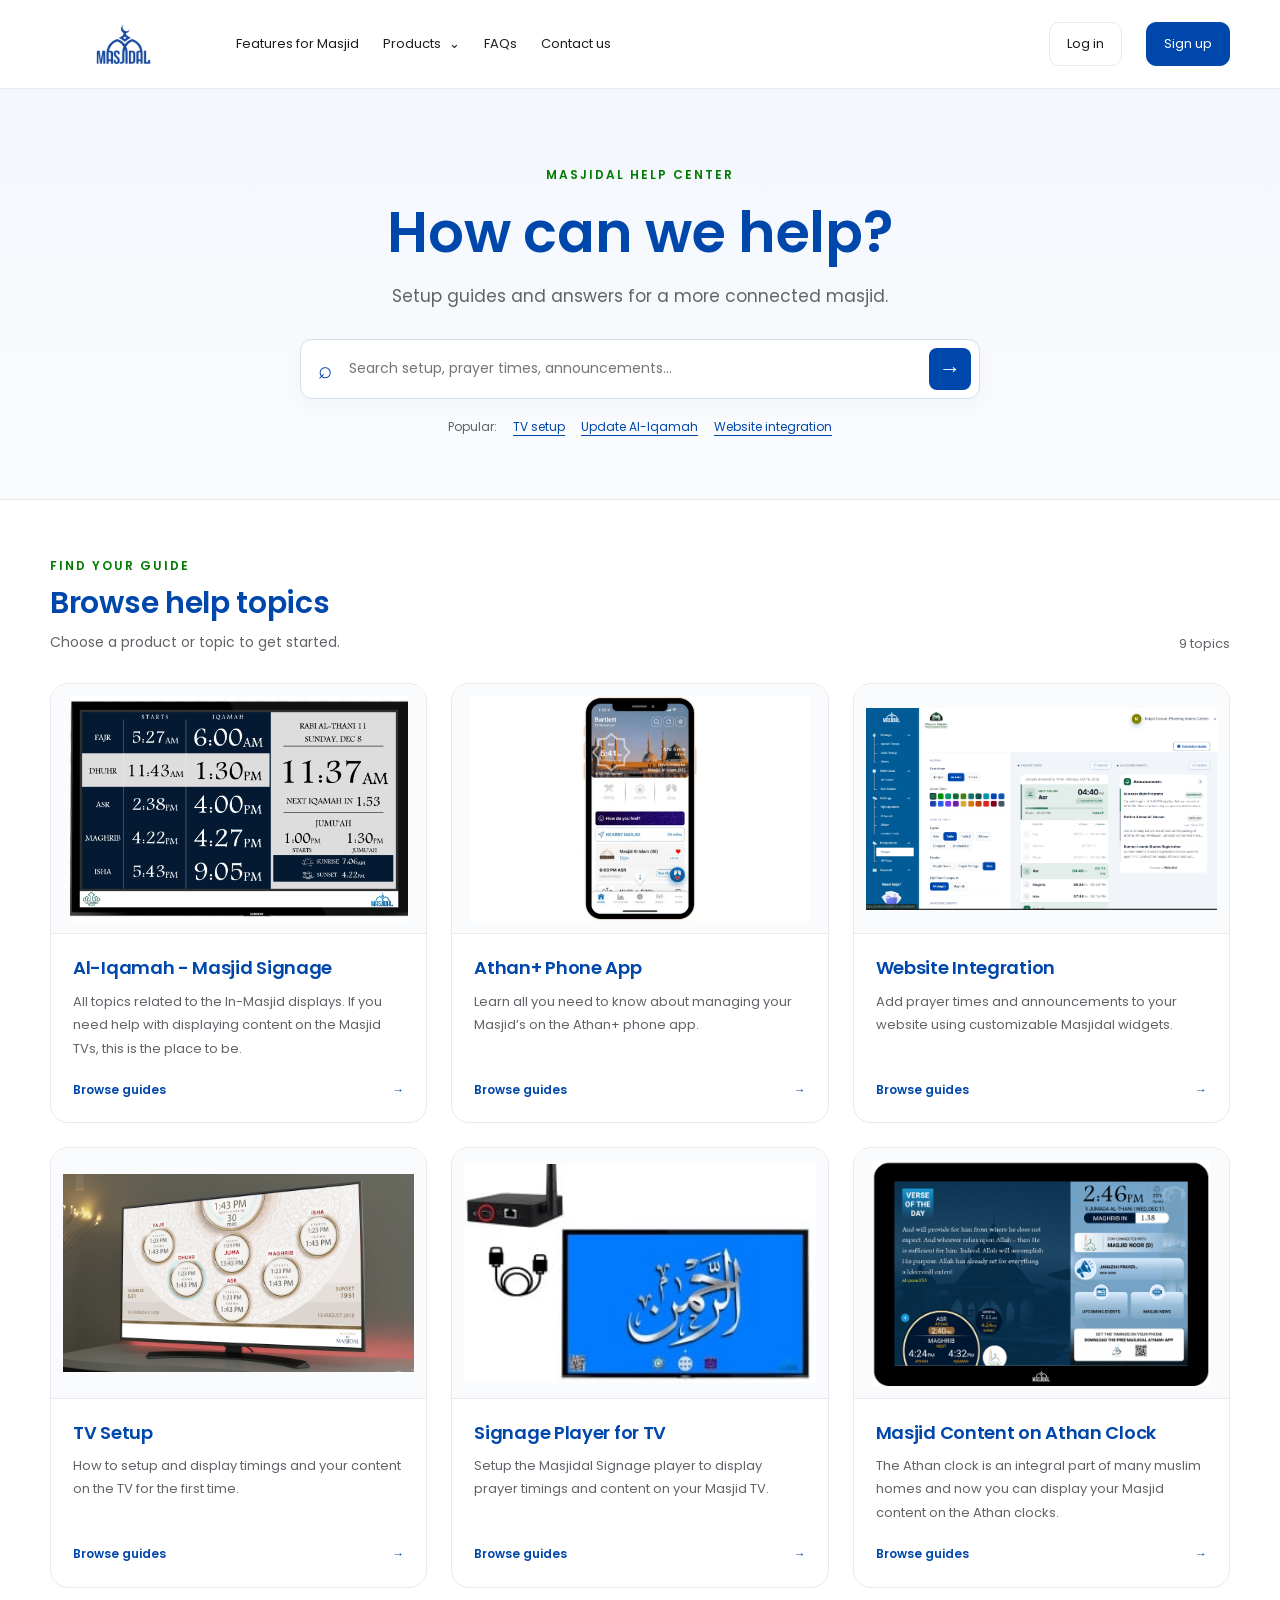
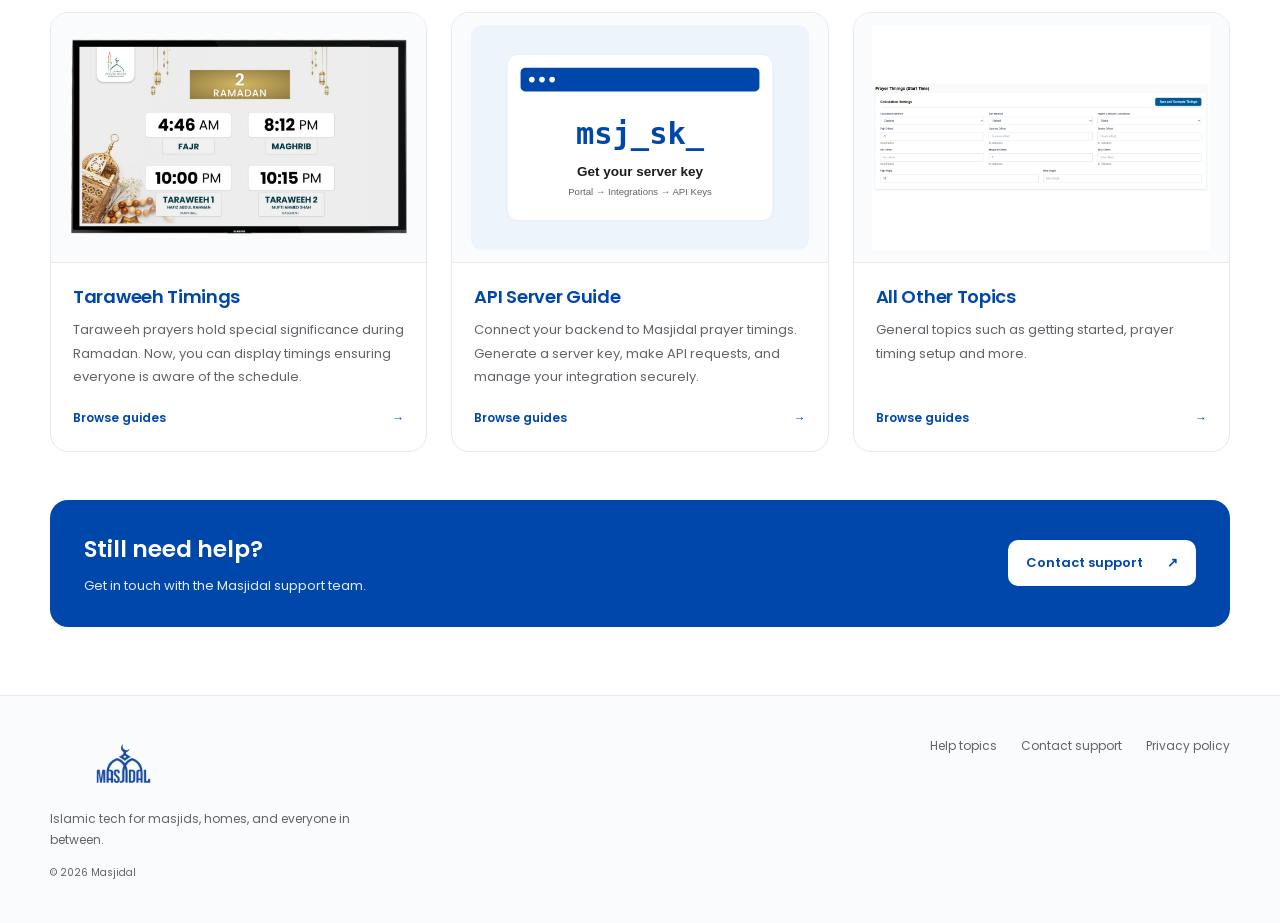
<file: index.html>
<!doctype html><html lang="en"><head><meta charset="utf-8"><meta name="viewport" content="width=device-width,initial-scale=1"><title>Masjidal Help Center</title><link rel="stylesheet" href="assets/css/styles.css?v=bf9911e5cde0"></head><body data-page="home"><script src="assets/js/data.js?v=bf9911e5cde0"></script><script src="assets/js/site.js?v=bf9911e5cde0"></script><script src="assets/js/pages.js?v=bf9911e5cde0"></script></body></html>
</file>
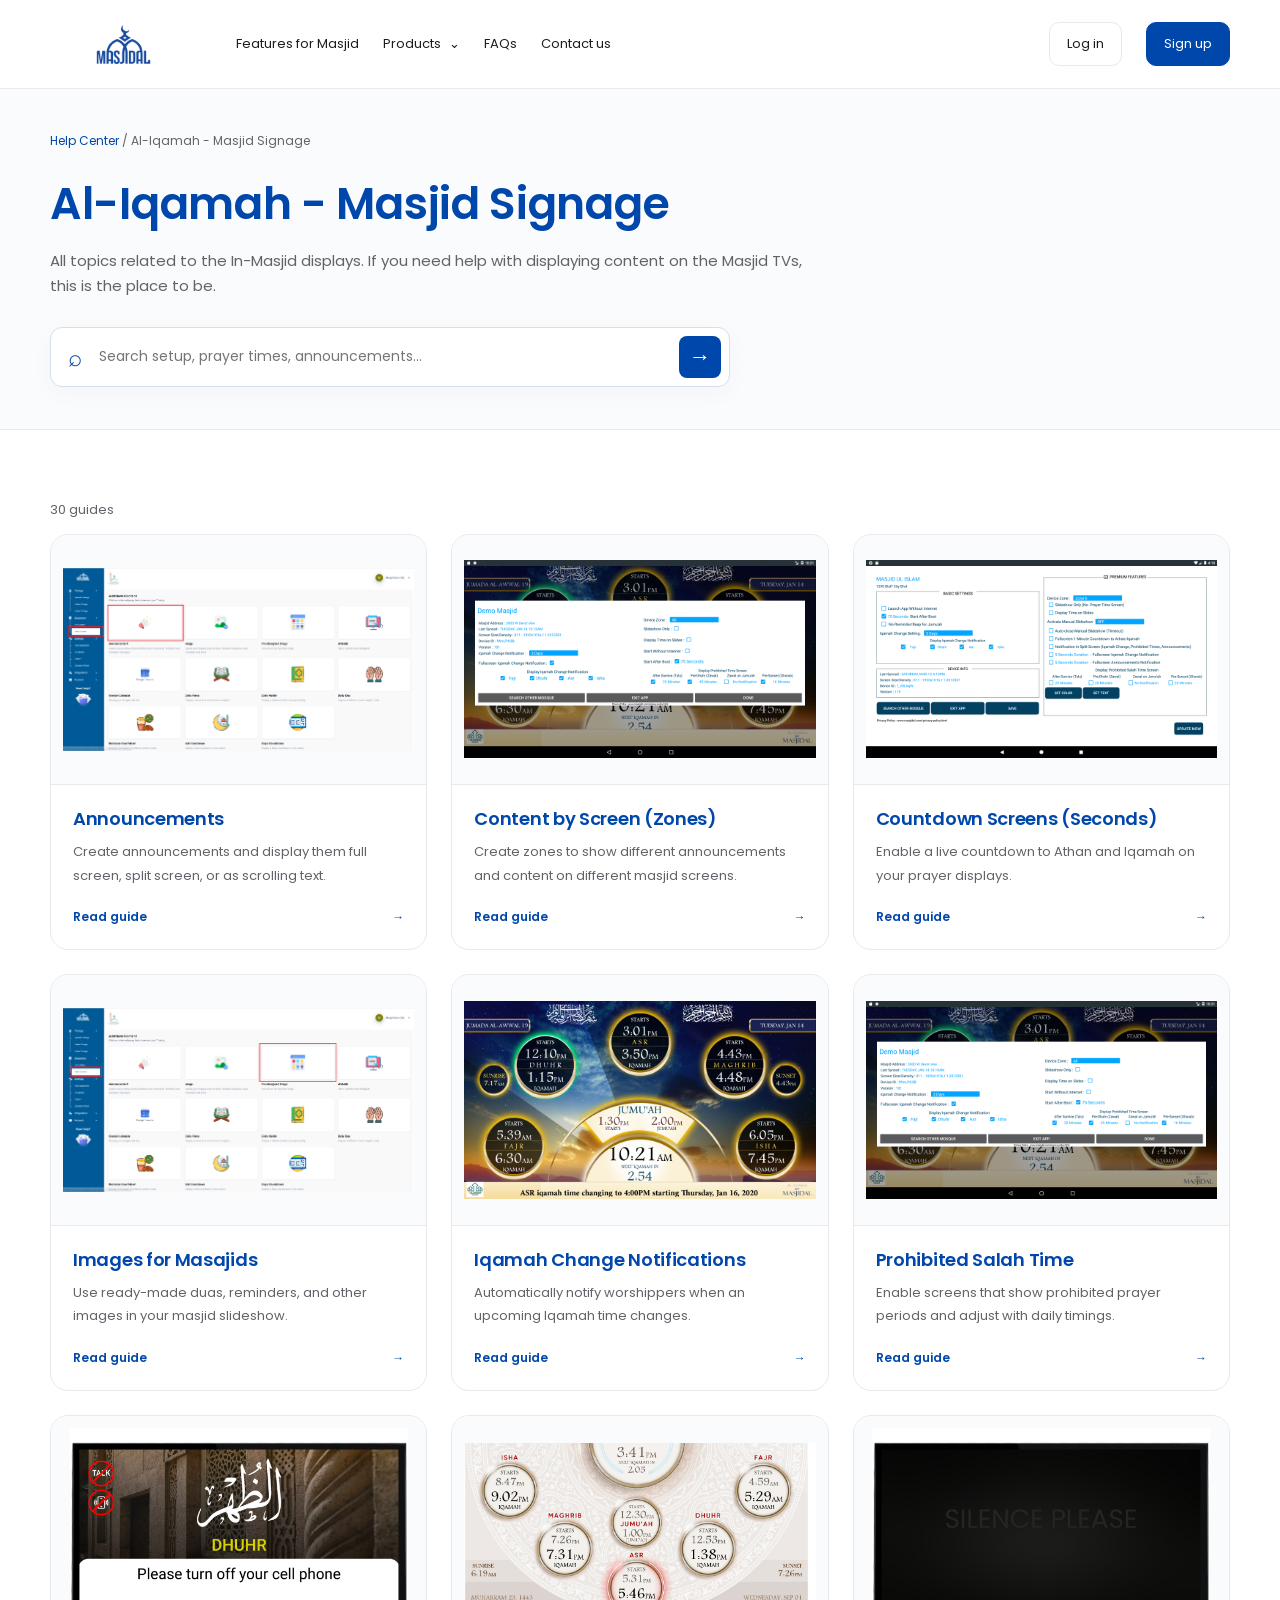
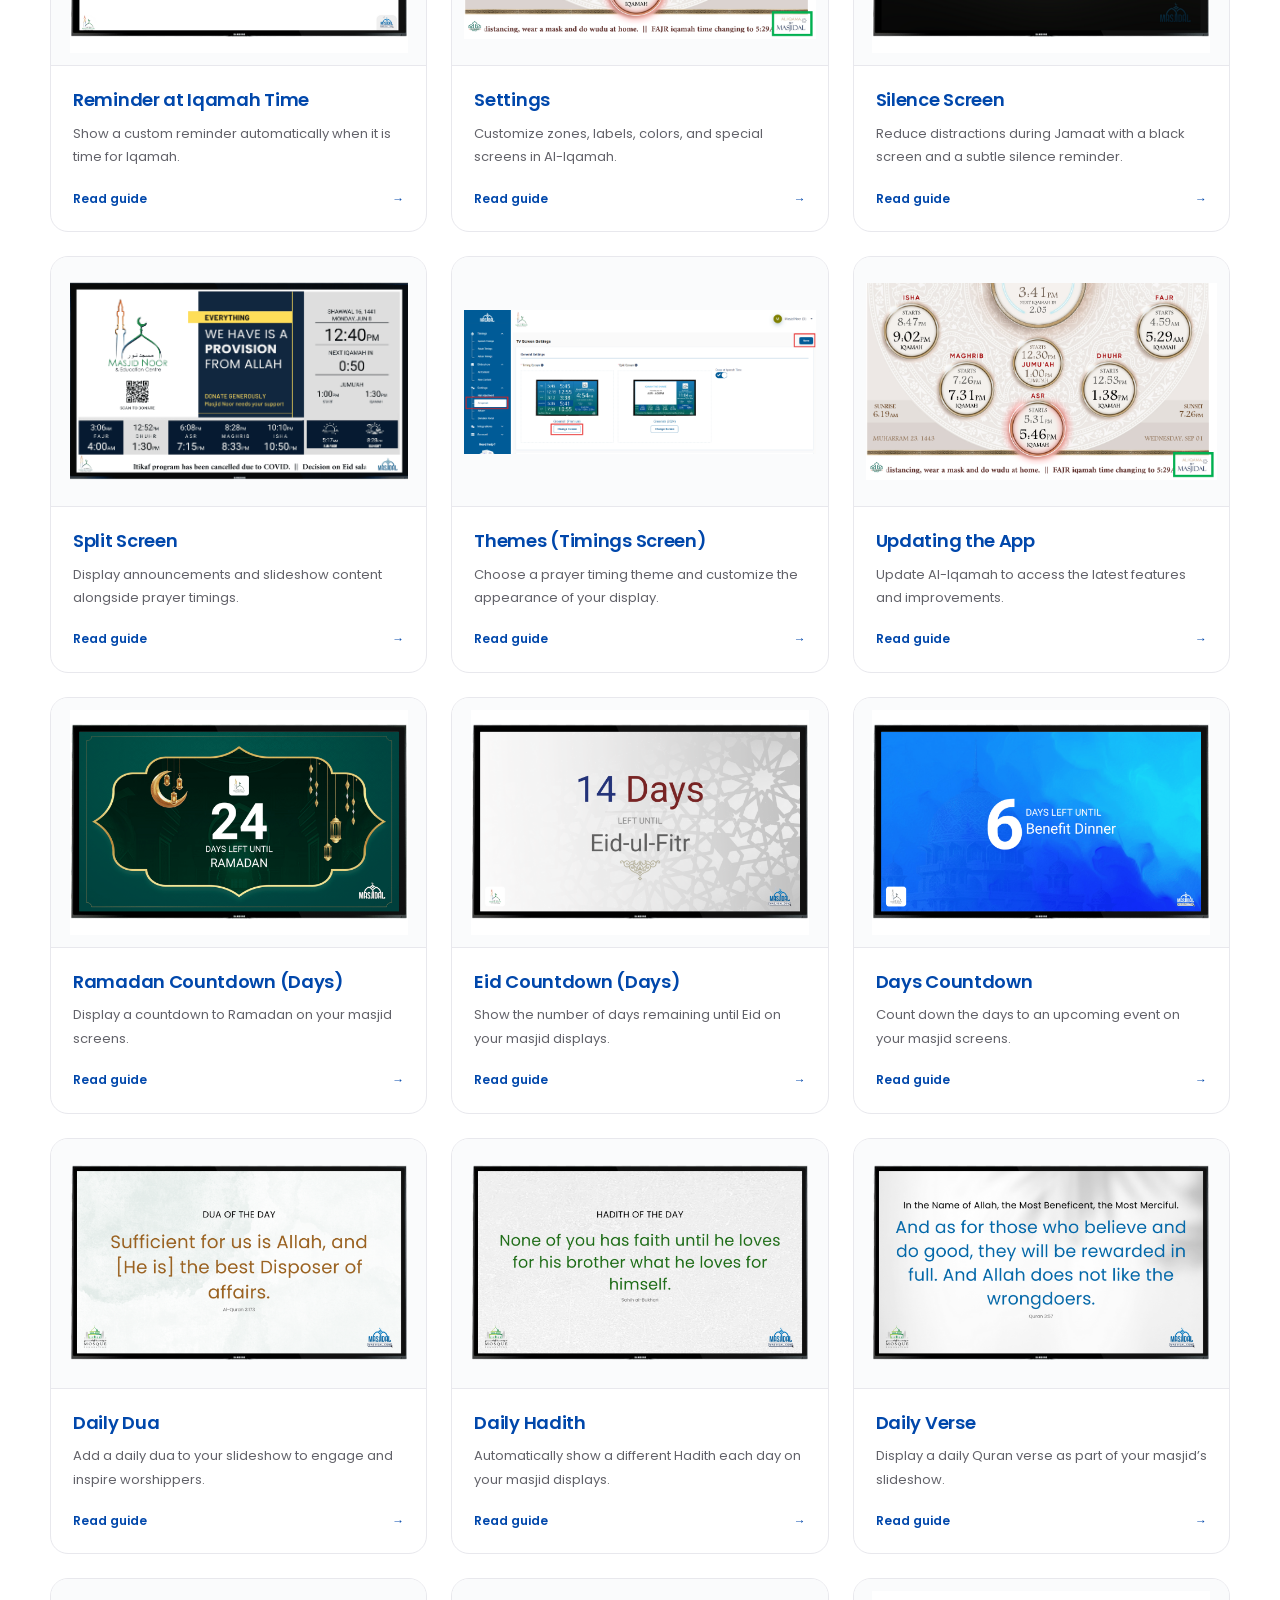
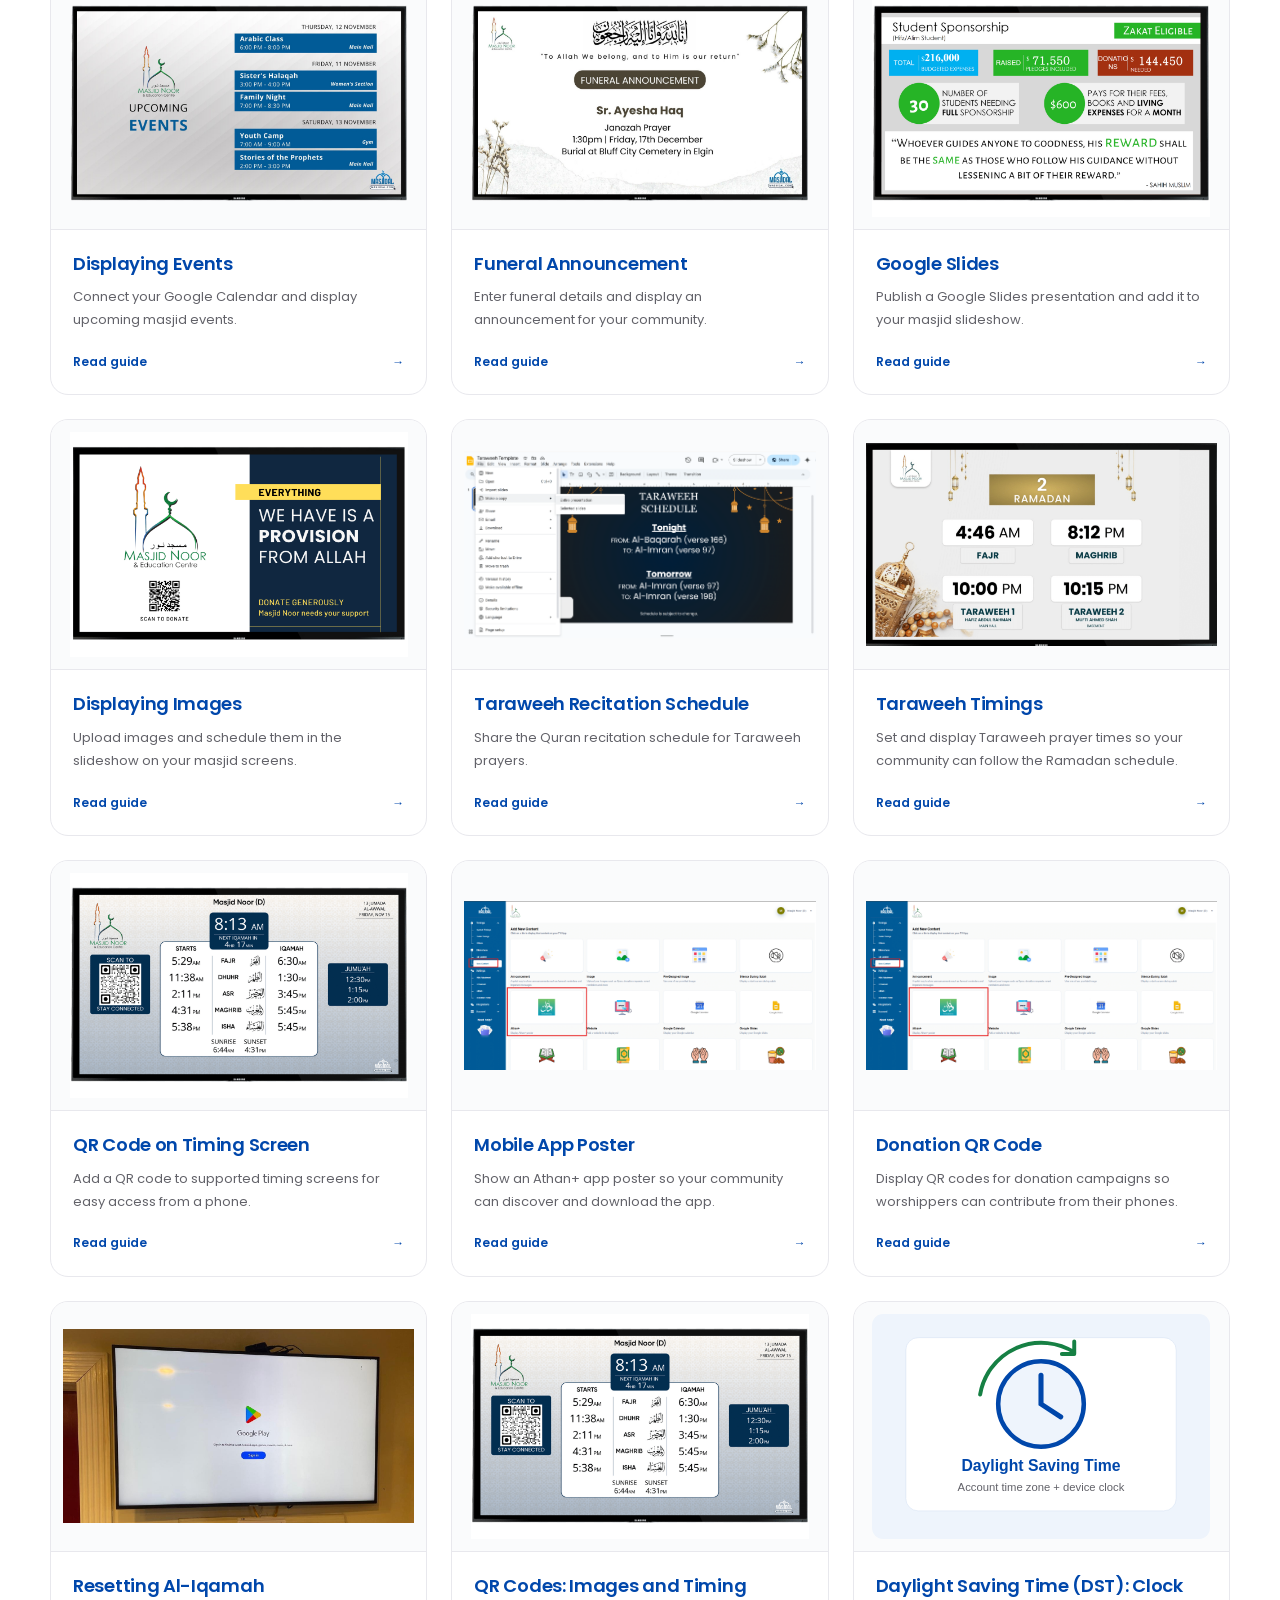
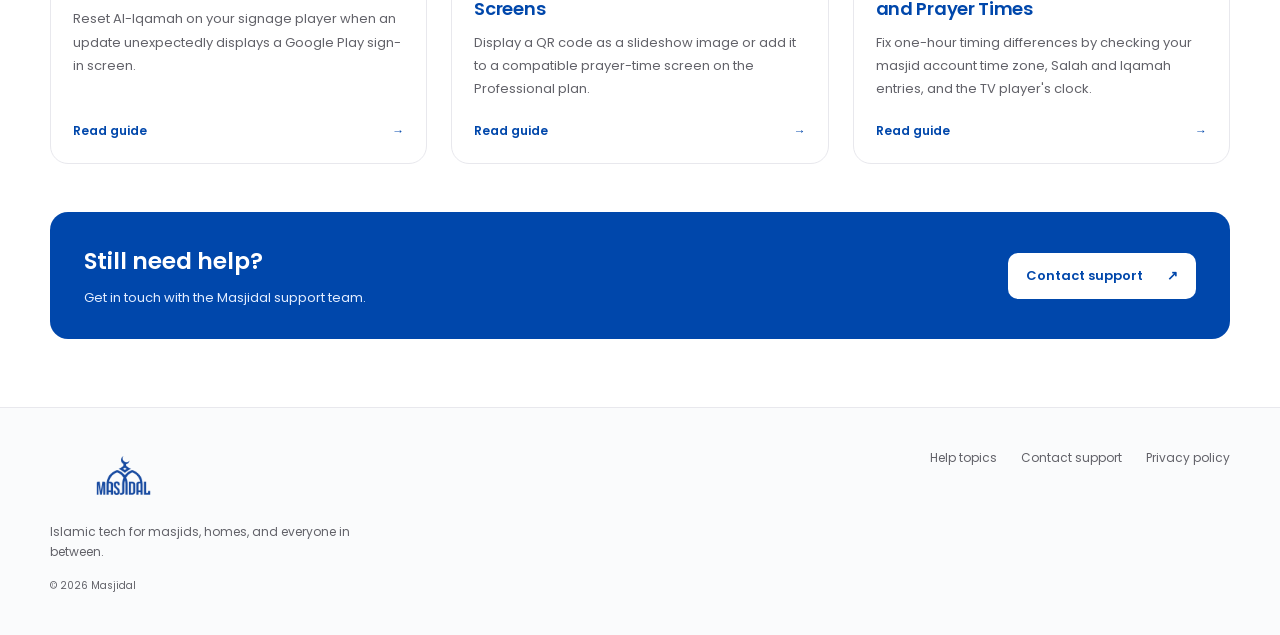
<file: al-iqamah/index.html>
<!doctype html><html lang="en"><head><meta charset="utf-8"><meta name="viewport" content="width=device-width,initial-scale=1"><title>Al-Iqamah - Masjid Signage | Masjidal Help</title><link rel="stylesheet" href="../assets/css/styles.css?v=bf9911e5cde0"></head><body data-page="al-iqamah"><script src="../assets/js/data.js?v=bf9911e5cde0"></script><script src="../assets/js/site.js?v=bf9911e5cde0"></script><script src="../assets/js/pages.js?v=bf9911e5cde0"></script></body></html>
</file>
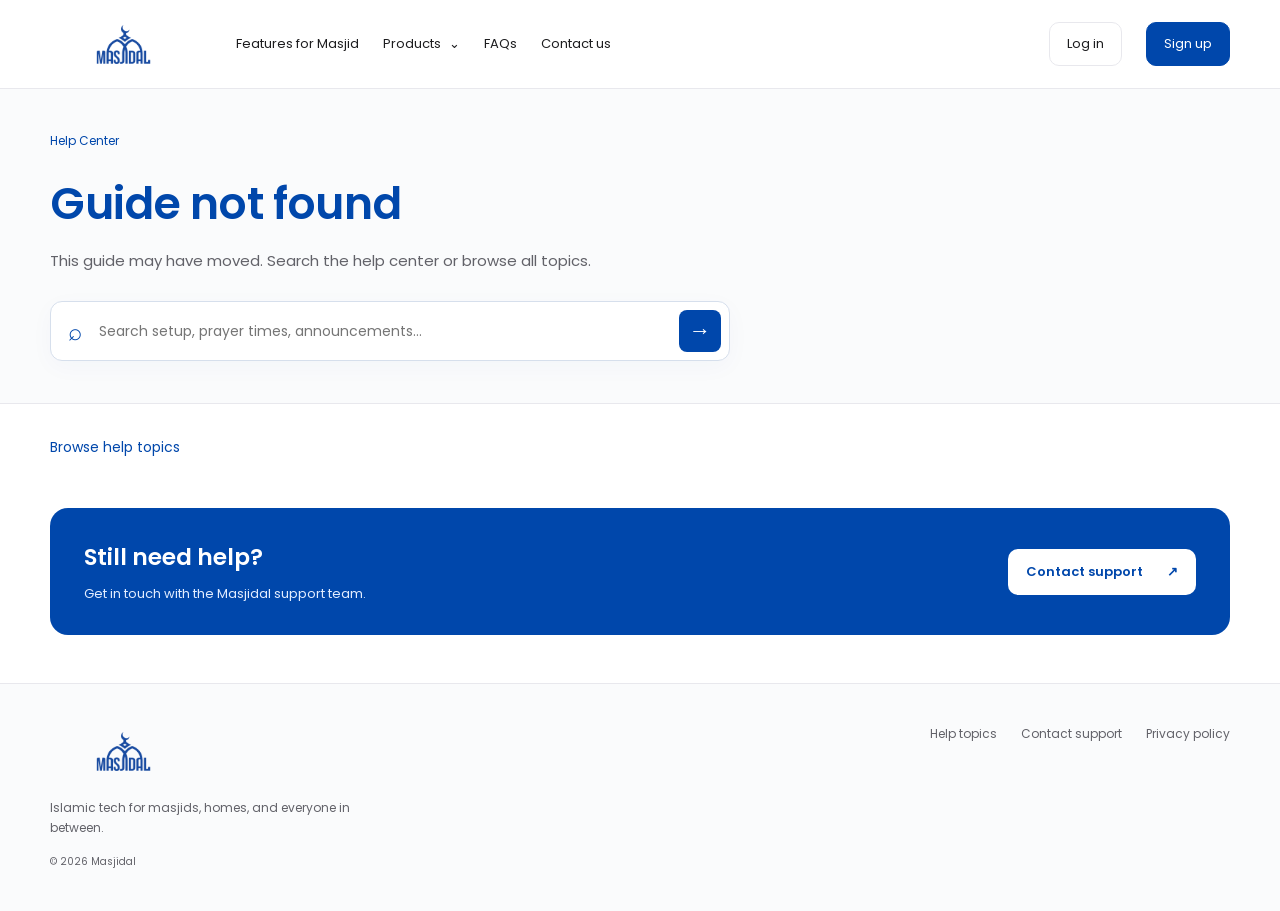
<file: article/index.html>
<!doctype html><html lang="en"><head><meta charset="utf-8"><meta name="viewport" content="width=device-width,initial-scale=1"><title>Masjidal Help Article</title><link rel="stylesheet" href="../assets/css/styles.css?v=bf9911e5cde0"></head><body data-page="article"><script src="../assets/js/data.js?v=bf9911e5cde0"></script><script src="../assets/js/site.js?v=bf9911e5cde0"></script><script src="../assets/js/pages.js?v=bf9911e5cde0"></script></body></html>
</file>
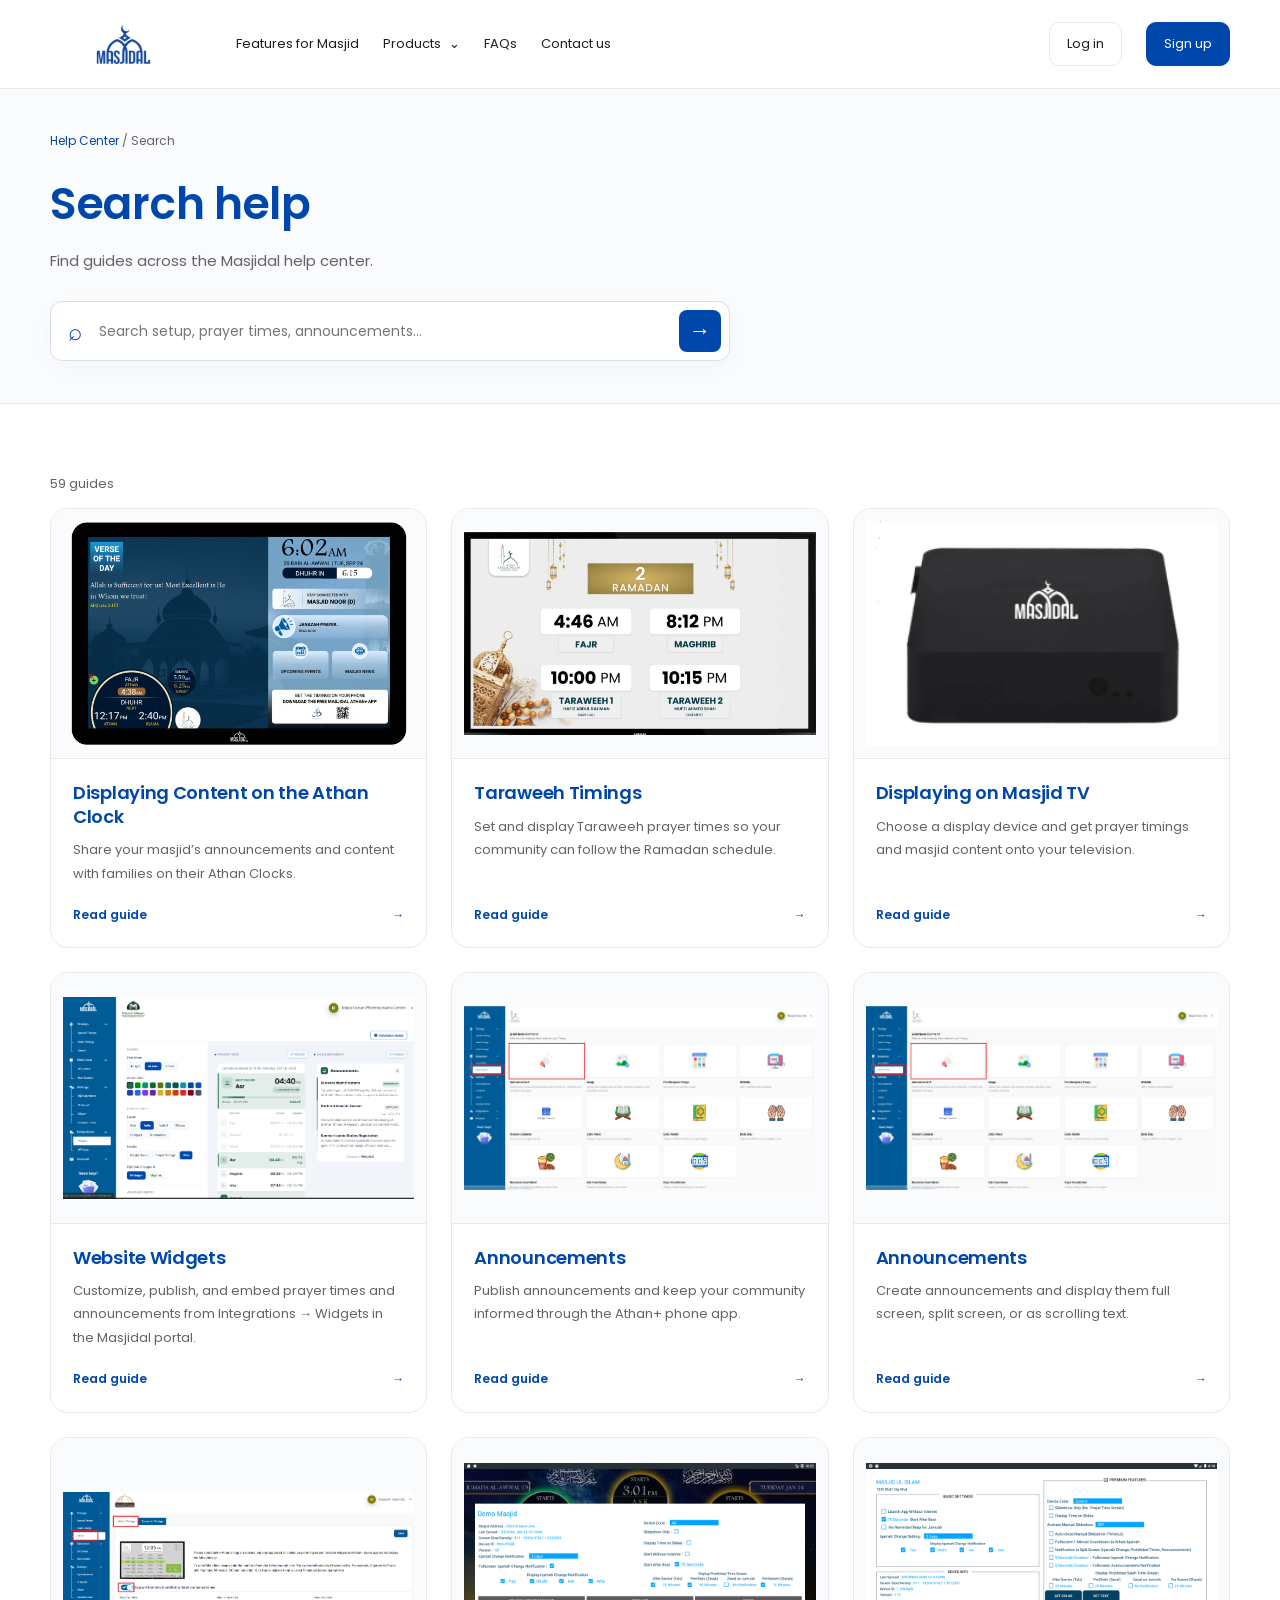
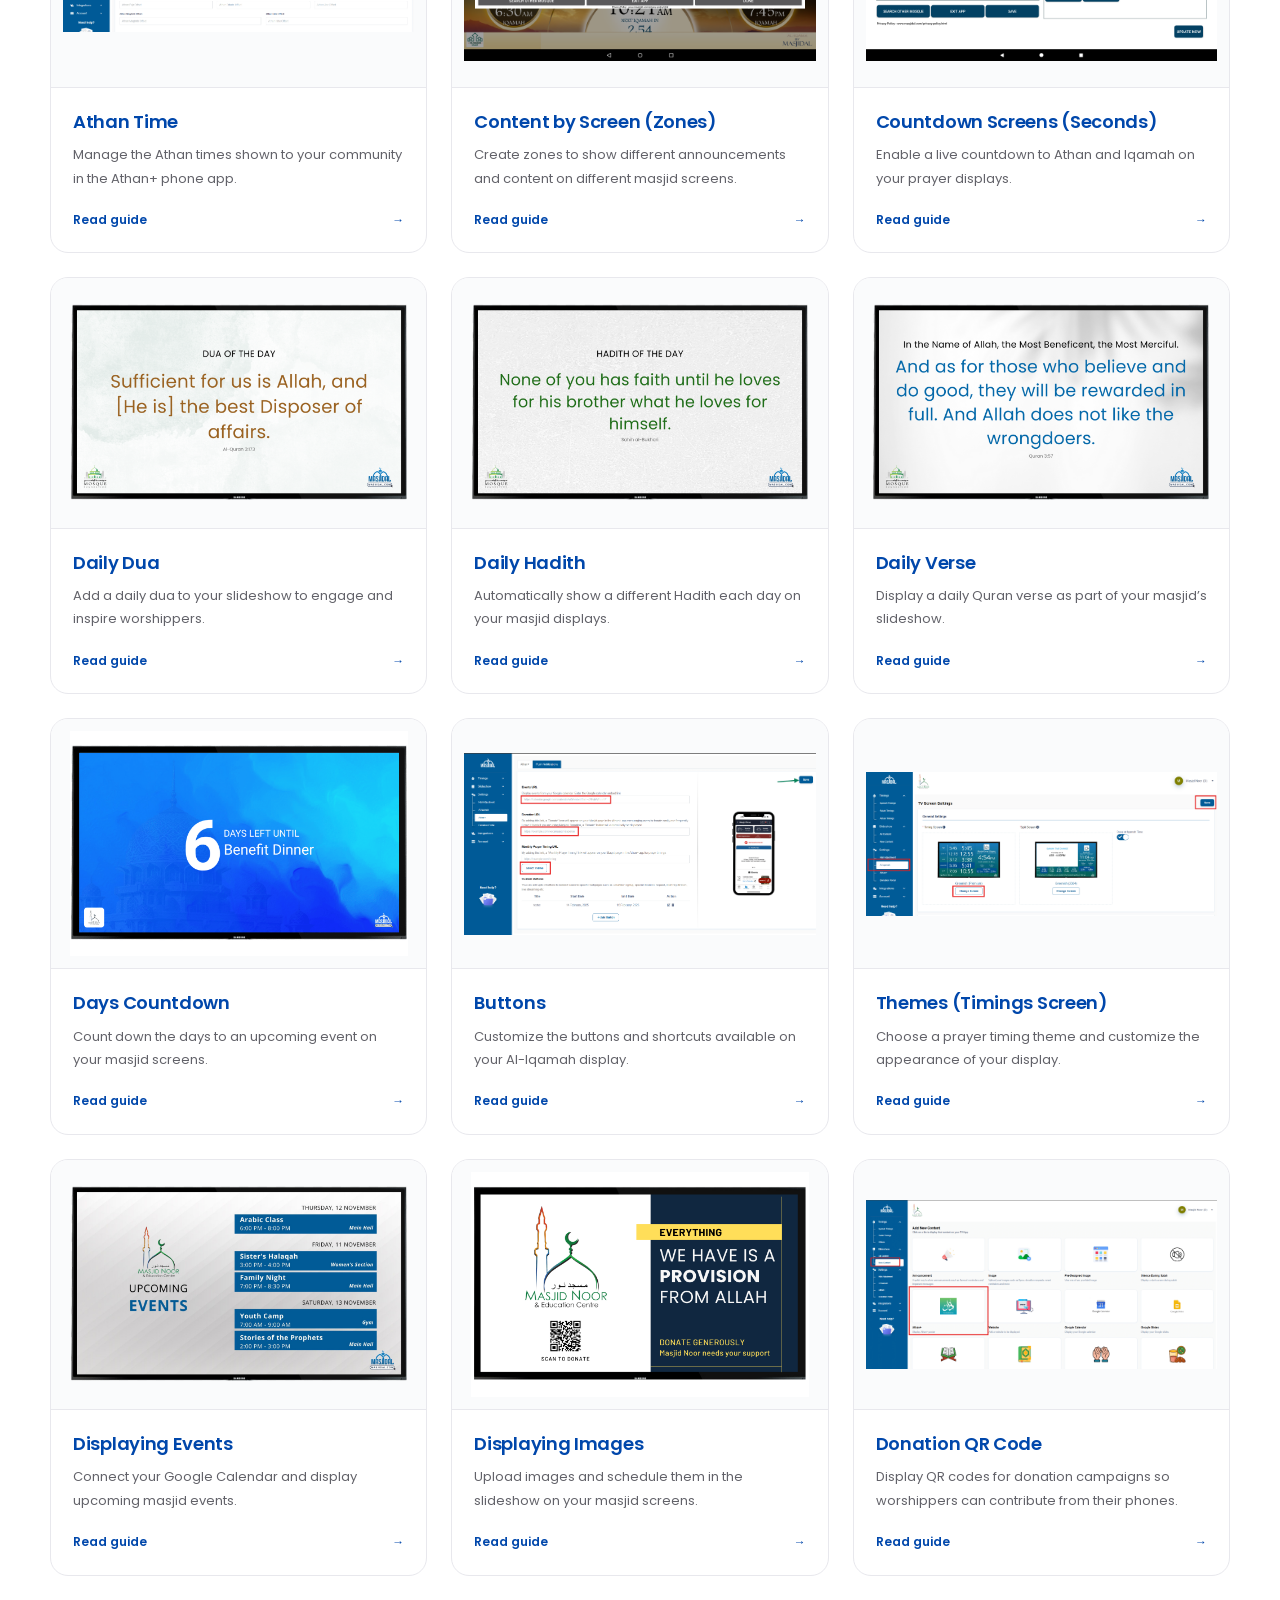
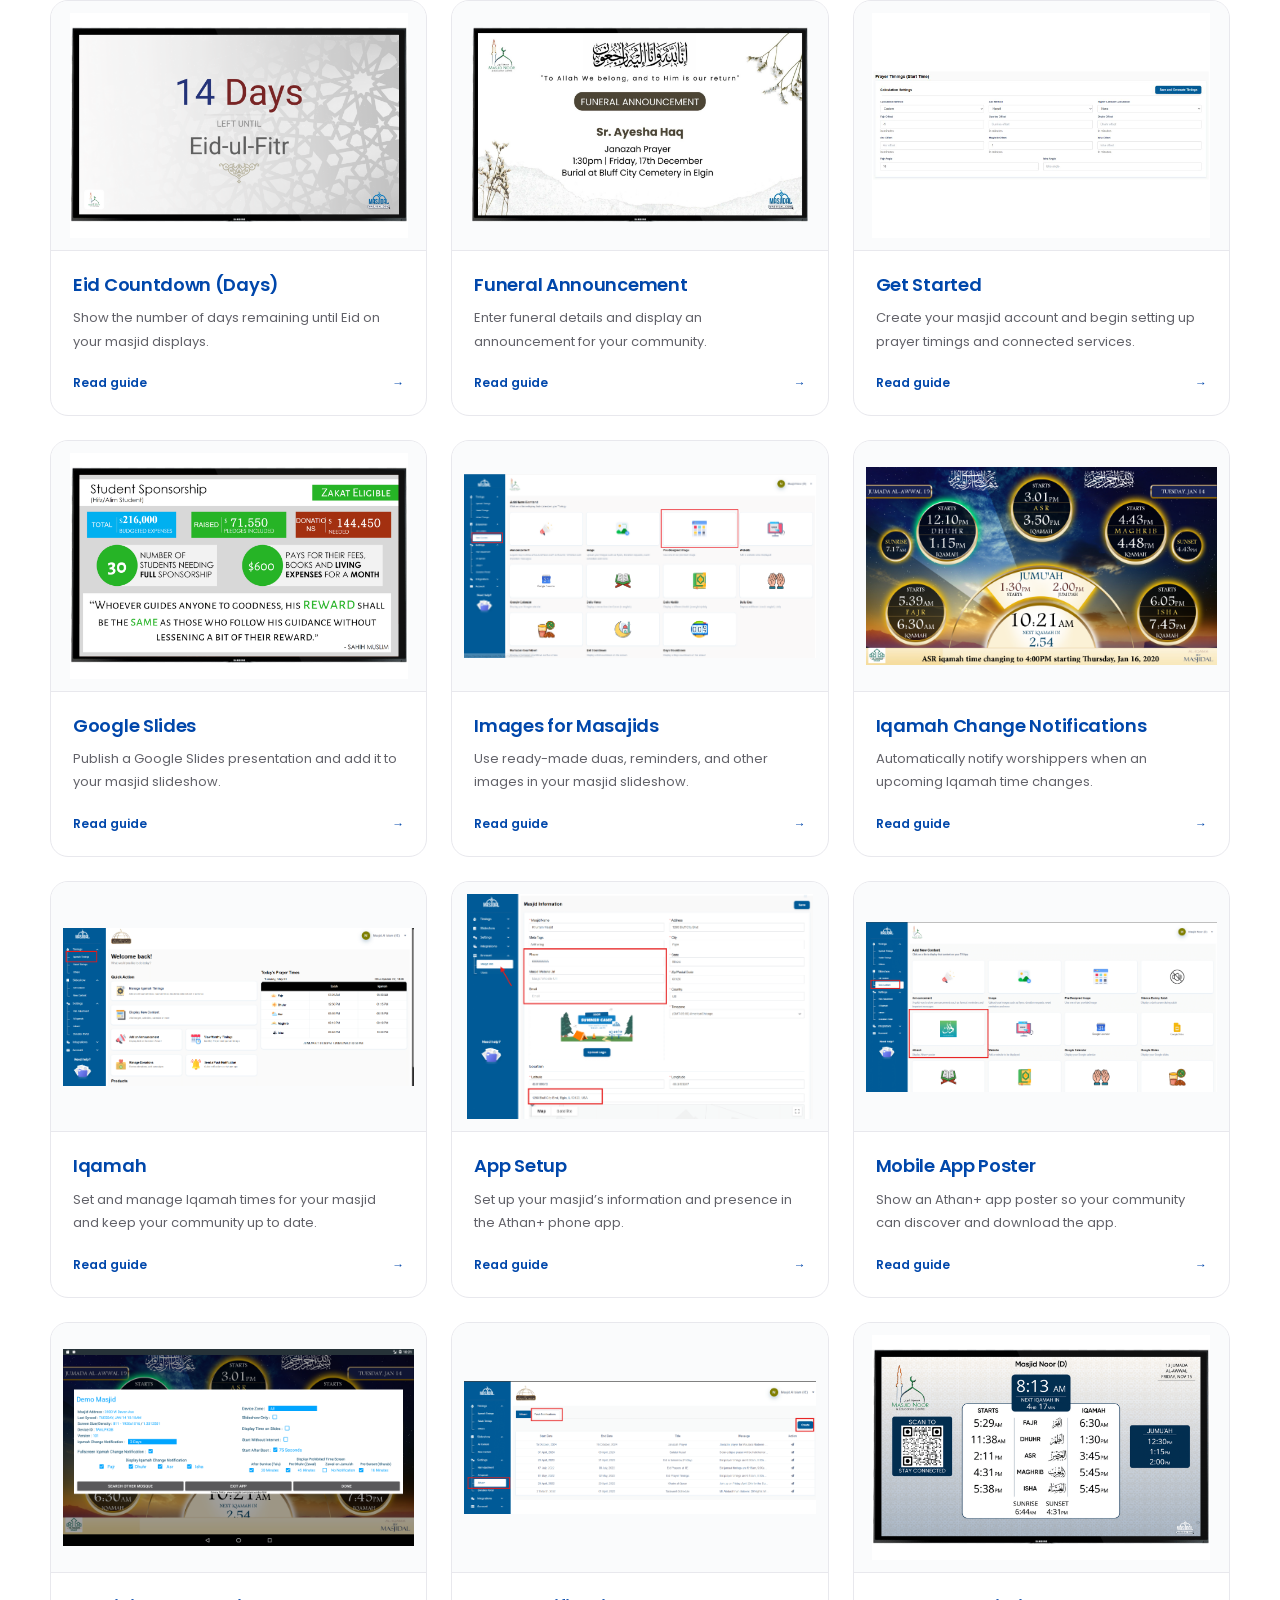
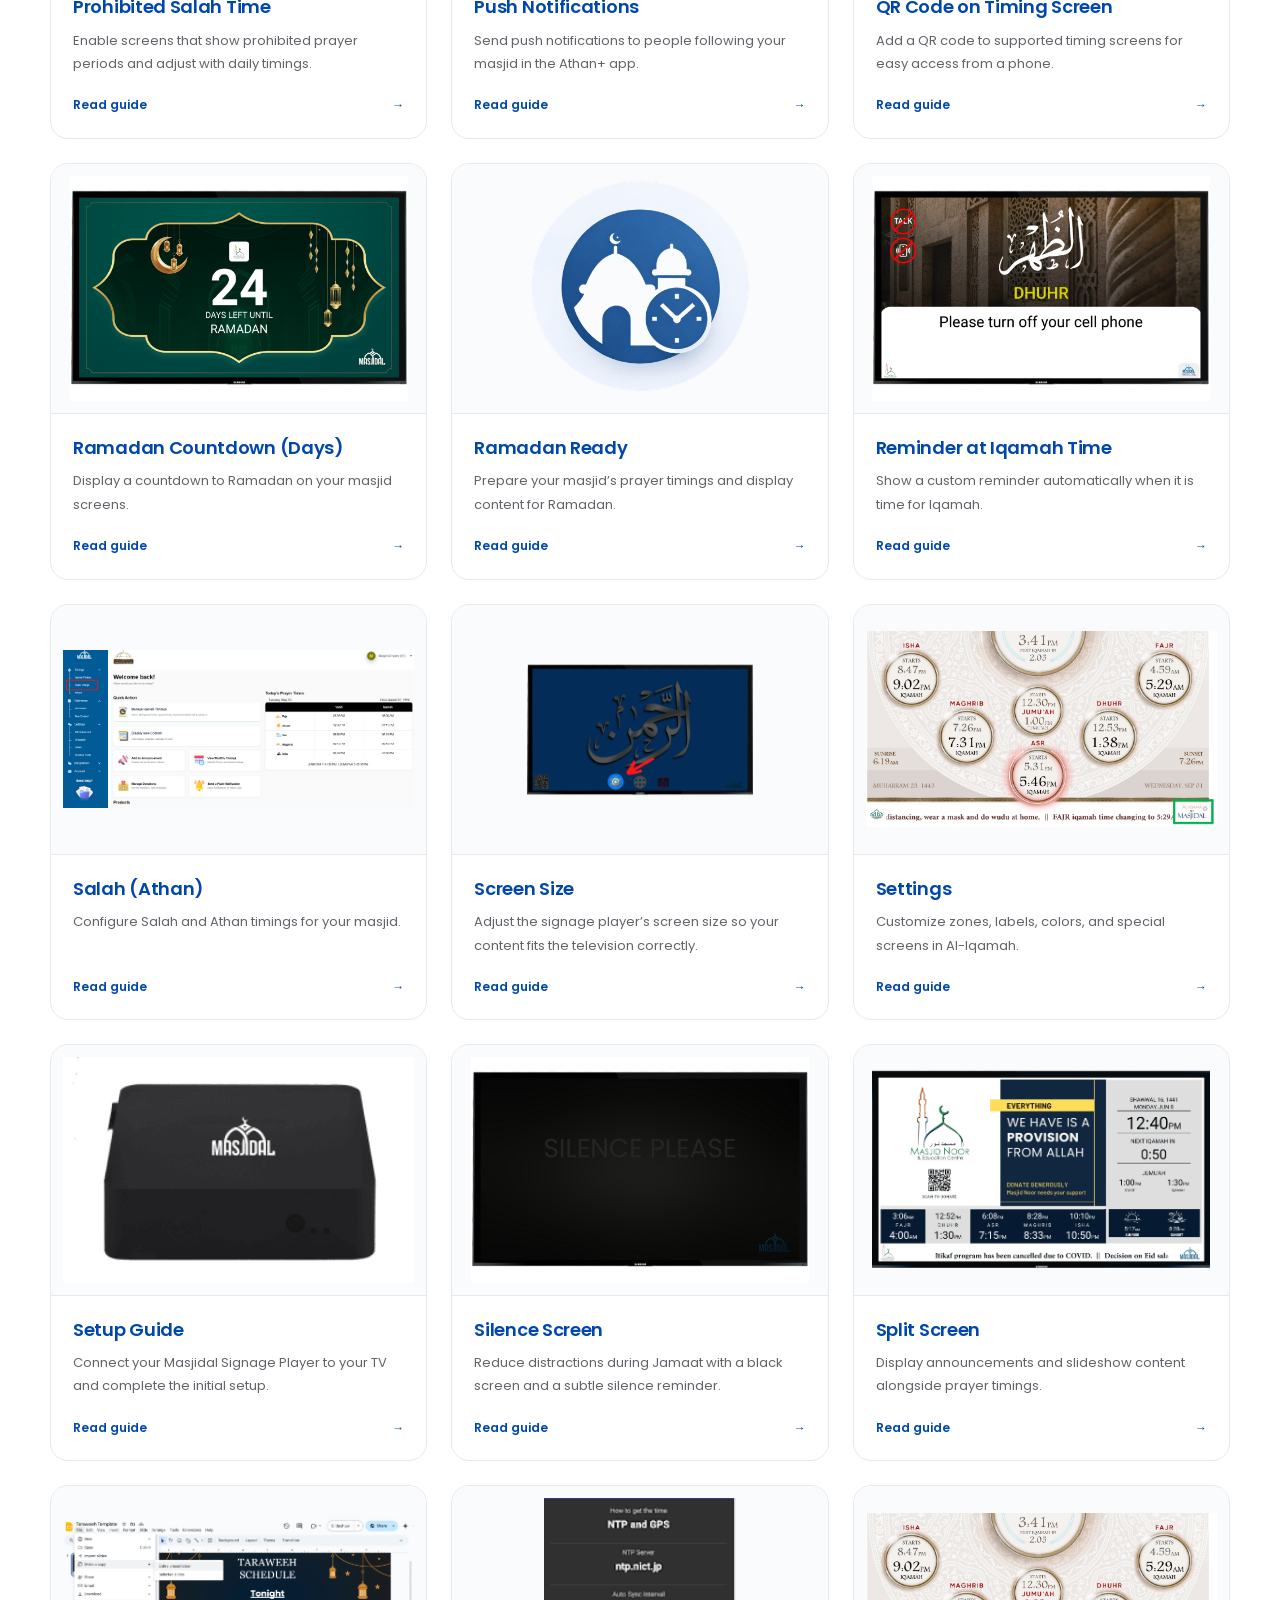
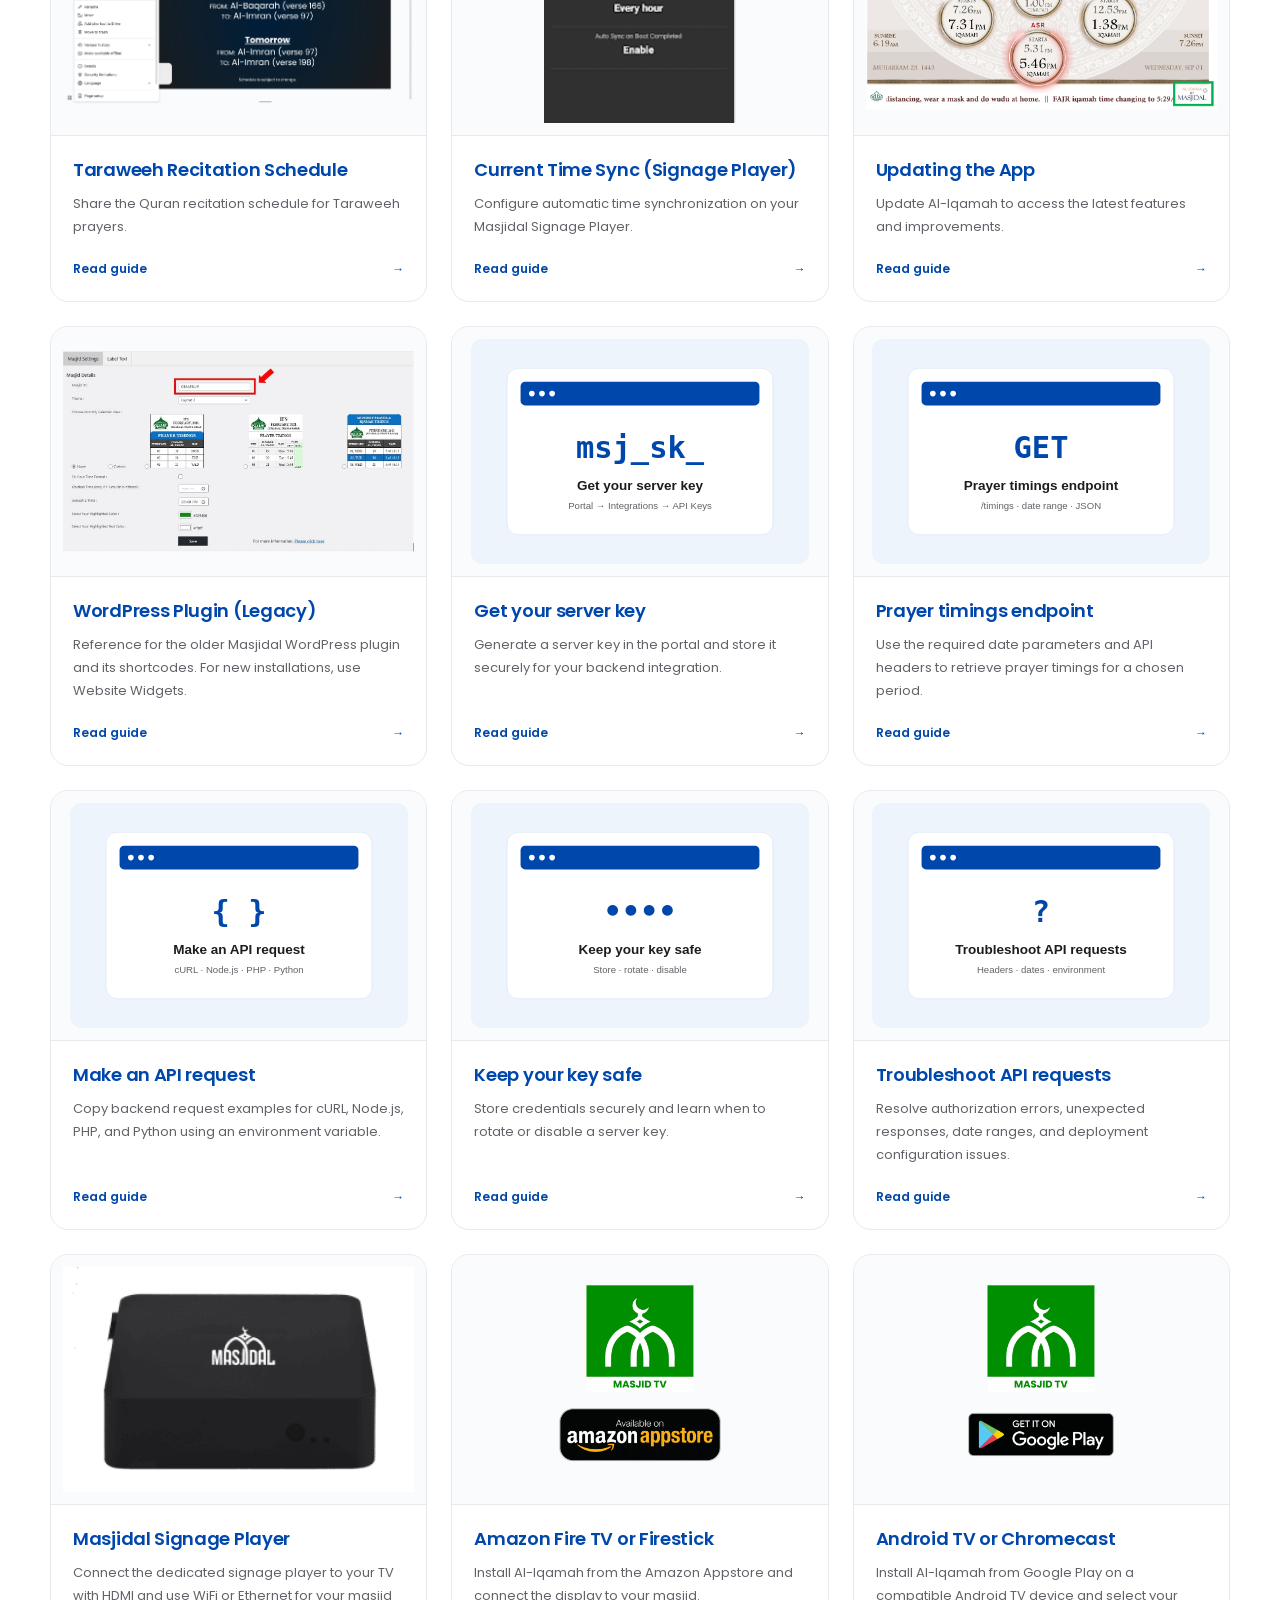
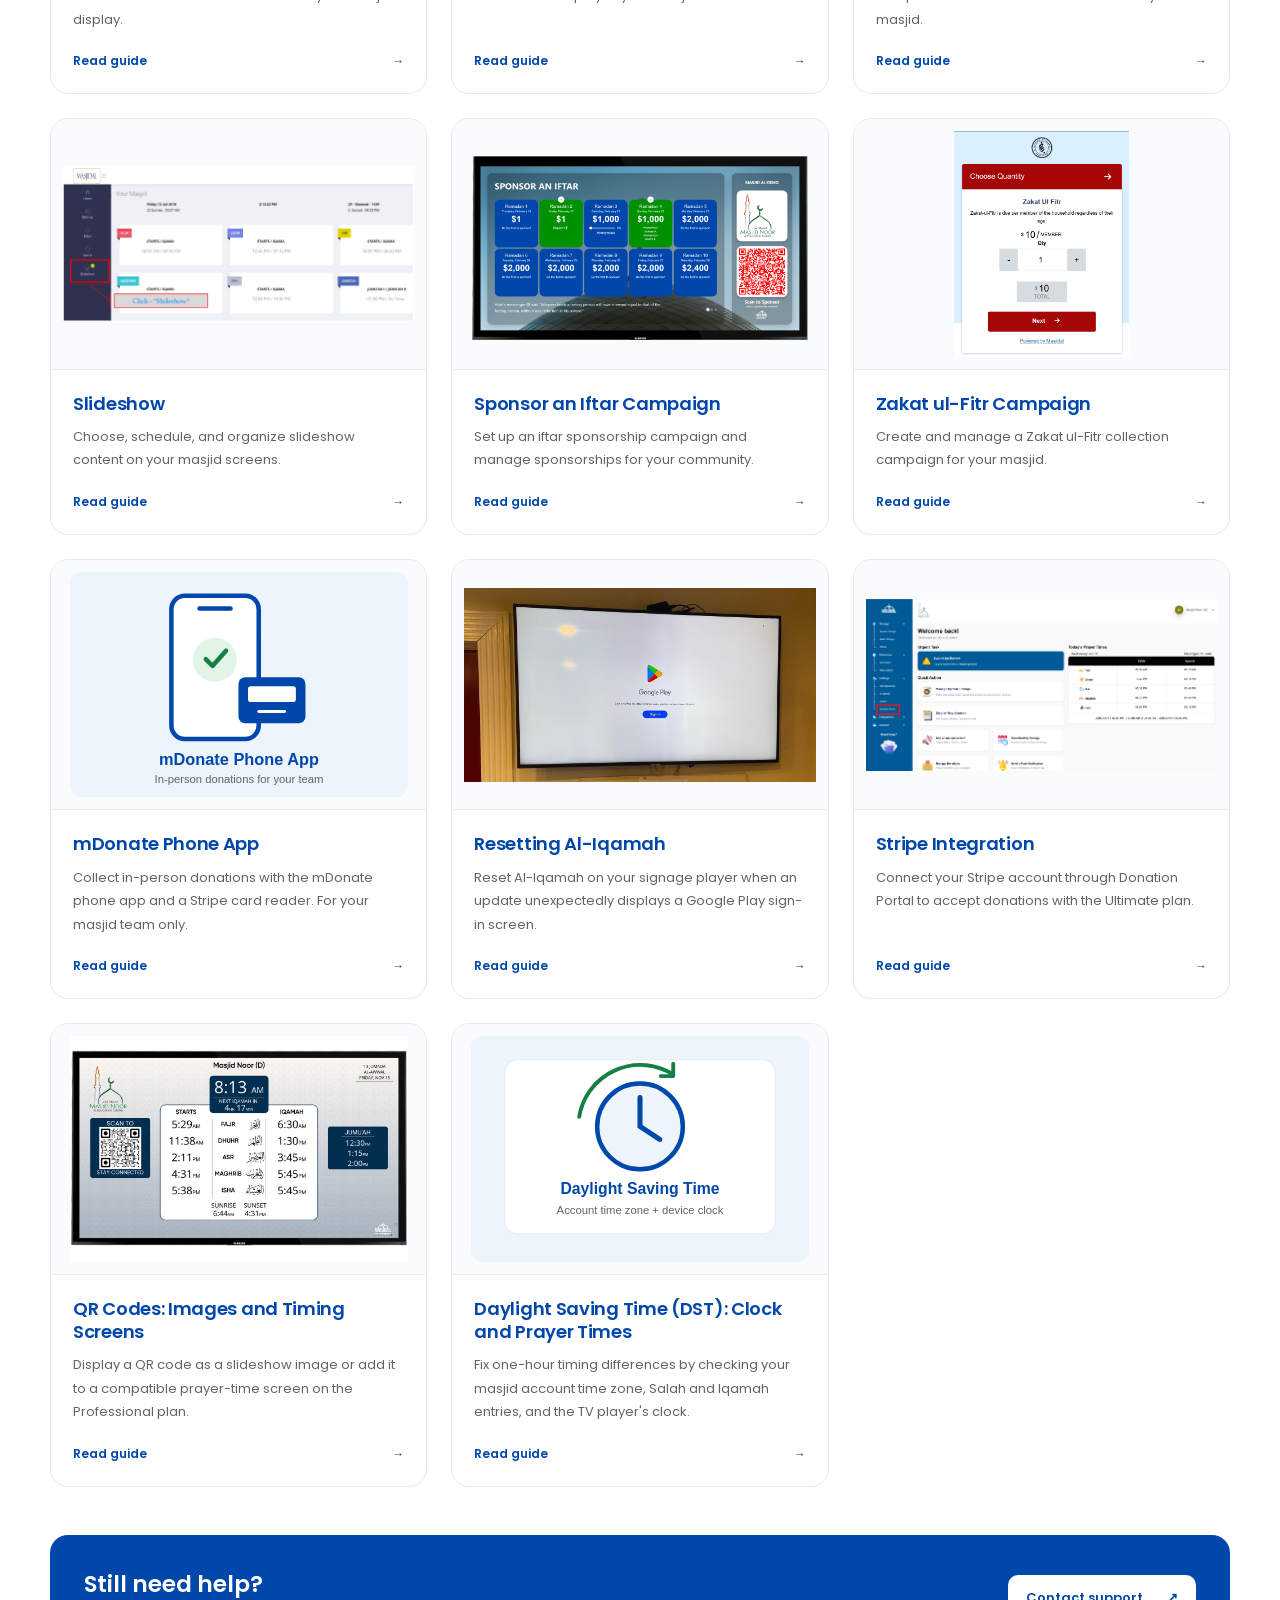
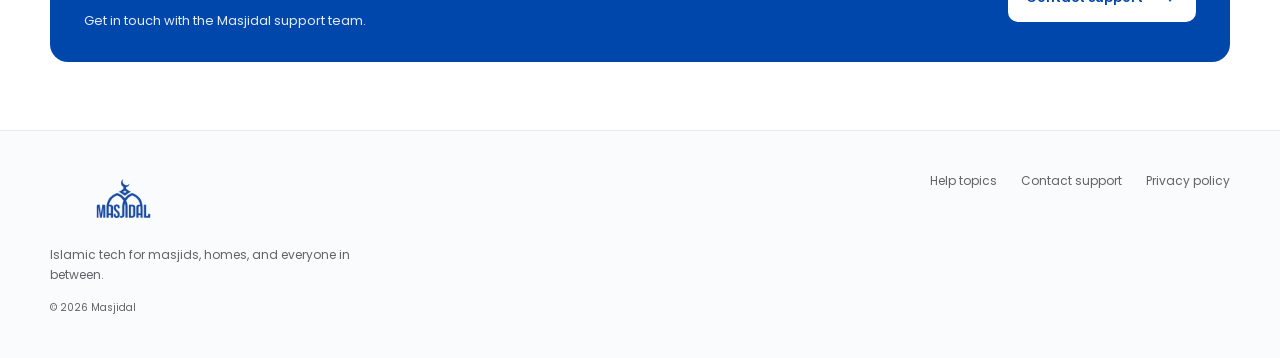
<file: category/index.html>
<!doctype html><html lang="en"><head><meta charset="utf-8"><meta name="viewport" content="width=device-width,initial-scale=1"><title>Search | Masjidal Help</title><link rel="stylesheet" href="../assets/css/styles.css?v=bf9911e5cde0"></head><body data-page="category"><script src="../assets/js/data.js?v=bf9911e5cde0"></script><script src="../assets/js/site.js?v=bf9911e5cde0"></script><script src="../assets/js/pages.js?v=bf9911e5cde0"></script></body></html>
</file>
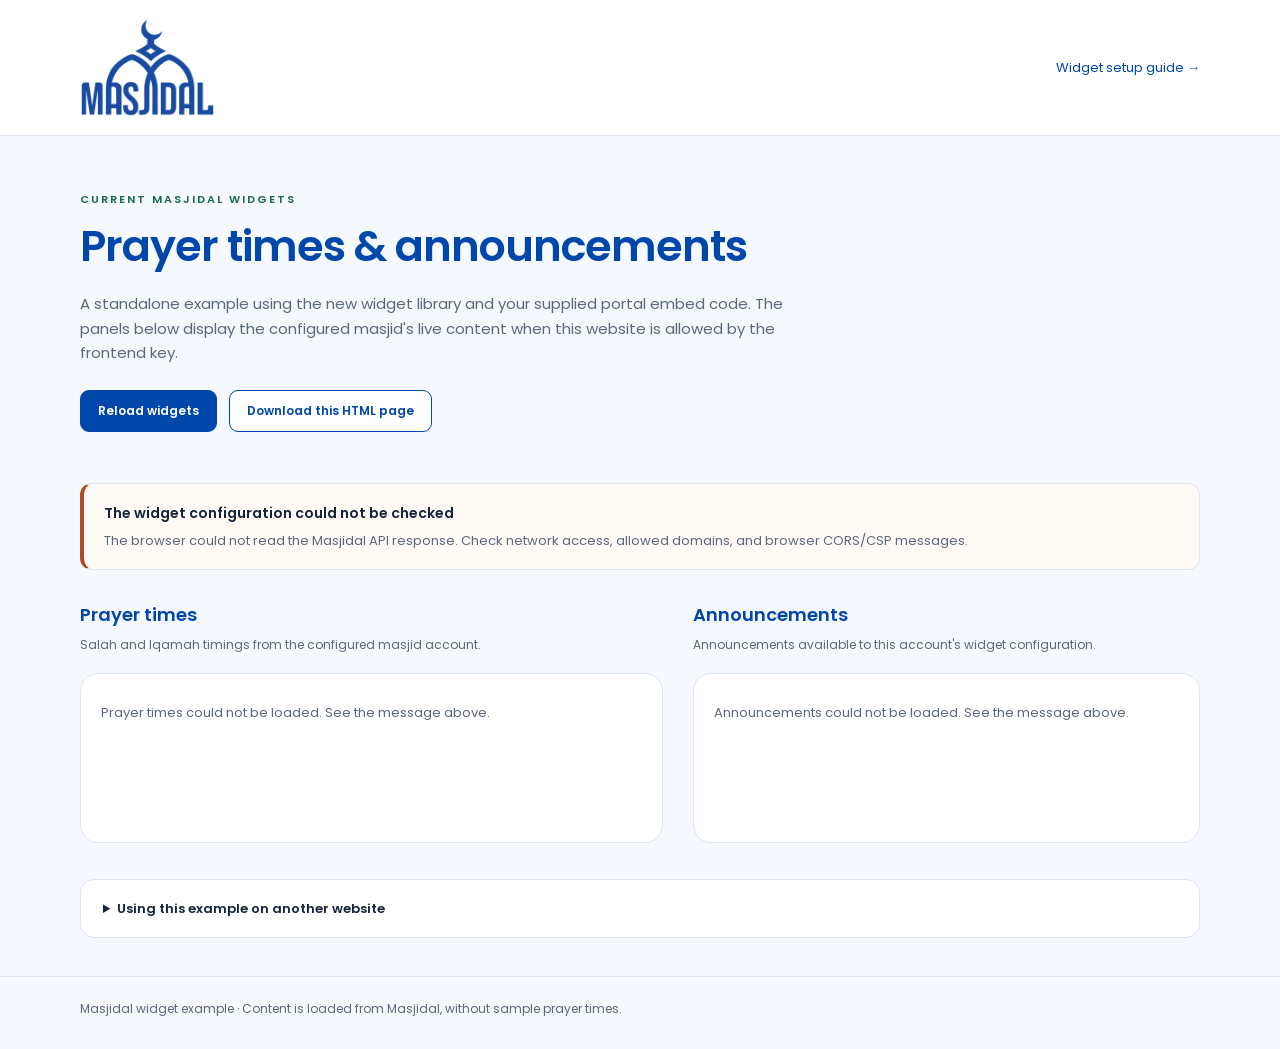
<file: widget-demo/index.html>
<!doctype html>
<html lang="en">
<head>
  <meta charset="utf-8">
  <meta name="viewport" content="width=device-width, initial-scale=1">
  <meta name="robots" content="noindex, nofollow">
  <title>Live Widget Example | Masjidal</title>
  <meta name="description" content="A standalone page using the current Masjidal prayer-times and announcements widgets.">
  <script async src="https://widgets.masjidal.com/timetable/v0/widget.js"></script>
  <style>
    @font-face{font-family:Poppins;src:url('https://sgumerrabbani.github.io/masjidal-help-center/assets/fonts/poppins-400.ttf') format('truetype');font-weight:400;font-display:swap}
    @font-face{font-family:Poppins;src:url('https://sgumerrabbani.github.io/masjidal-help-center/assets/fonts/poppins-600.woff2') format('woff2');font-weight:600;font-display:swap}
    :root{color-scheme:light;--blue:#0047ab;--ink:#15243a;--muted:#5b687b;--line:#dce5f0;--green:#186b4a}
    *{box-sizing:border-box}body{margin:0;font-family:Poppins,Arial,sans-serif;color:var(--ink);background:#f5f8fc;line-height:1.65}a{color:var(--blue)}button{font:inherit;cursor:pointer}a:focus-visible,button:focus-visible,summary:focus-visible{outline:3px solid var(--blue);outline-offset:4px}.container{width:min(1120px,calc(100% - 48px));margin:auto}header{background:#fff;border-bottom:1px solid var(--line)}.nav{display:flex;align-items:center;justify-content:space-between;gap:20px;min-height:86px}.logo{display:block;width:135px;height:auto}.back{font-size:13px;text-decoration:none}.hero{padding:54px 0 25px}.eyebrow{font-size:11px;text-transform:uppercase;letter-spacing:2px;color:var(--green);font-weight:600}h1{color:var(--blue);font-size:clamp(29px,4vw,43px);line-height:1.25;letter-spacing:-1px;margin:12px 0 18px}h2{font-size:18px;color:var(--blue);margin:0 0 5px}.intro{max-width:740px;color:var(--muted);margin:0 0 24px;font-size:15px}.actions{display:flex;gap:12px;flex-wrap:wrap;align-items:center}.button{display:inline-block;border:1px solid var(--blue);border-radius:9px;padding:10px 17px;background:var(--blue);color:#fff;text-decoration:none;font-size:12px;font-weight:600}.button.secondary{background:white;color:var(--blue)}.status{padding:18px 20px;border:1px solid var(--line);border-left:4px solid var(--blue);background:white;border-radius:12px;margin:26px 0;color:var(--muted);font-size:13px;overflow-wrap:anywhere}.status strong{display:block;color:var(--ink);font-size:14px}.status[data-state=error]{border-left-color:#b34a24;background:#fffaf6}.status[data-state=success]{border-left-color:var(--green);background:#f3faf6}.status p{margin:5px 0 0}.widgets{display:grid;grid-template-columns:minmax(0,1.15fr) minmax(0,1fr);gap:30px;align-items:start;padding:4px 0 36px}.panel{min-width:0}.panel-intro{color:var(--muted);font-size:12px;margin:0 0 18px}.slot{background:#fff;border:1px solid var(--line);border-radius:18px;padding:16px;min-height:170px;overflow-wrap:anywhere}masjidal-widget{display:block;max-width:100%}.placeholder{margin:12px 4px;color:var(--muted);font-size:13px}.setup{background:#fff;border:1px solid var(--line);border-radius:14px;padding:18px 22px;margin-bottom:38px;font-size:13px;color:var(--muted)}summary{cursor:pointer;color:var(--ink);font-weight:600}.setup p{margin:12px 0 0}.setup code{background:#eef3f9;color:#233d63;padding:2px 5px;border-radius:4px;overflow-wrap:anywhere}footer{border-top:1px solid var(--line);padding:22px 0 30px;font-size:12px;color:var(--muted)}[hidden]{display:none!important}@media(max-width:760px){.widgets{grid-template-columns:1fr;gap:30px}.hero{padding-top:36px}.container{width:calc(100% - 32px)}.slot{padding:10px}.back{font-size:11px}.logo{width:112px}.nav{min-height:76px}h1{letter-spacing:-.5px}}
  </style>
</head>
<body>
  <header><div class="container nav"><a href="https://sgumerrabbani.github.io/masjidal-help-center/" aria-label="Masjidal Help Center"><img class="logo" src="https://sgumerrabbani.github.io/masjidal-help-center/assets/images/official/2da24e07aaca55.png" alt="Masjidal"></a><a class="back" href="https://sgumerrabbani.github.io/masjidal-help-center/article/index.html?topic=widget">Widget setup guide &rarr;</a></div></header>
  <main class="container">
    <section class="hero"><div class="eyebrow">Current Masjidal widgets</div><h1>Prayer times &amp; announcements</h1><p class="intro">A standalone example using the new widget library and your supplied portal embed code. The panels below display the configured masjid's live content when this website is allowed by the frontend key.</p><div class="actions"><button class="button" id="reload" type="button">Reload widgets</button><button class="button secondary" id="download" type="button">Download this HTML page</button></div></section>
    <div class="status" id="status" role="status" aria-live="polite"><strong id="statusTitle">Connecting to Masjidal</strong><p id="statusMessage">Checking the saved widget configuration and waiting for the live widgets.</p></div>
    <section class="widgets" aria-label="Live Masjidal content">
      <div class="panel"><h2>Prayer times</h2><p class="panel-intro">Salah and Iqamah timings from the configured masjid account.</p><div class="slot"><p class="placeholder" id="prayerPlaceholder">Loading prayer times&hellip;</p>
        <masjidal-widget async widget-id="fwd1p95WtgtRKOSfhegej" type="prayer" api-key="msj_pk_upFRvqQha40fwf30E4JJAFSY1L2WpBUsLQ82-4SDQNY"></masjidal-widget>
      </div></div>
      <div class="panel"><h2>Announcements</h2><p class="panel-intro">Announcements available to this account's widget configuration.</p><div class="slot"><p class="placeholder" id="announcementPlaceholder">Loading announcements&hellip;</p>
        <masjidal-widget async widget-id="fwd1p95WtgtRKOSfhegej" type="announcement" api-key="msj_pk_upFRvqQha40fwf30E4JJAFSY1L2WpBUsLQ82-4SDQNY"></masjidal-widget>
      </div></div>
    </section>
    <details class="setup"><summary>Using this example on another website</summary><p>Add that website's hostname to the frontend key's allowed domains in <strong>Integrations &rarr; API Keys</strong>. This GitHub preview uses <code>sgumerrabbani.github.io</code>. Then reload the page.</p><p>The downloaded HTML includes the library in its head and both widget snippets. Upload it to an allowed website and open it over HTTPS; opening it directly from your Downloads folder does not give it an allowed website origin.</p><p>This example uses the supplied widget ID. For Augusta or another masjid, replace both widget snippets with code copied from that masjid's own portal. A frontend <code>msj_pk_</code> key is intended for website embeds; never insert an <code>msj_sk_</code> server key.</p></details>
    <noscript><div class="status" data-state="error">JavaScript must be enabled to display these widgets.</div></noscript>
  </main>
  <footer><div class="container">Masjidal widget example &middot; Content is loaded from Masjidal, without sample prayer times.</div></footer>
  <script>
    (() => {
      const status = document.getElementById('status');
      const title = document.getElementById('statusTitle');
      const message = document.getElementById('statusMessage');
      const prayer = document.querySelector('masjidal-widget[type="prayer"]');
      const announcement = document.querySelector('masjidal-widget[type="announcement"]');
      const prayerPlaceholder = document.getElementById('prayerPlaceholder');
      const announcementPlaceholder = document.getElementById('announcementPlaceholder');
      document.getElementById('reload').addEventListener('click', () => location.reload());
      let failed = false;
      let settingsReady = false;
      let premium = false;
      let stopped = false;
      const rendered = widget => Boolean(widget.shadowRoot?.querySelector('div')?.innerText.trim());
      const setStatus = (state, heading, text) => {
        status.dataset.state = state;
        title.textContent = heading;
        message.textContent = text;
      };
      document.getElementById('download').addEventListener('click', async event => {
        const button = event.currentTarget;
        button.disabled = true;
        try {
          const response = await fetch(new URL('index.html', location.href));
          if (!response.ok) throw new Error('The HTML file could not be downloaded.');
          const url = URL.createObjectURL(new Blob([await response.text()], {type:'text/html;charset=utf-8'}));
          const link = document.createElement('a');
          link.href = url;
          link.download = 'masjidal-widget-example.html';
          document.body.appendChild(link);
          link.click();
          link.remove();
          setTimeout(() => URL.revokeObjectURL(url), 10000);
        } catch {
          setStatus('error', 'The example could not be downloaded', 'Please retry, or use your browser menu to save the HTML page.');
        } finally {
          button.disabled = false;
        }
      });
      const fail = (heading, text) => {
        failed = true;
        stopped = true;
        setStatus('error', heading, text);
        prayerPlaceholder.textContent = 'Prayer times could not be loaded. See the message above.';
        announcementPlaceholder.textContent = 'Announcements could not be loaded. See the message above.';
      };
      const controller = new AbortController();
      const requestTimer = setTimeout(() => controller.abort(), 12000);
      fetch('https://api.masjidal.com/widgets?widget_id=' + encodeURIComponent(prayer.getAttribute('widget-id')), {
        headers: {'x-api-key': prayer.getAttribute('api-key'), 'Accept': 'application/vnd.masjidal.com.v1+json'},
        signal: controller.signal
      }).then(async response => {
        const data = await response.json().catch(() => ({}));
        if (!response.ok) {
          if (response.status === 403 && /origin not allowed/i.test(data.message || '')) {
            fail('This website is not allowed by the frontend key', 'Masjidal returned 403: Origin not allowed for this API key. Add ' + location.hostname + ' to this key\'s allowed domains under Integrations → API Keys, save, and reload.');
          } else {
            fail('Masjidal rejected the widget configuration', 'HTTP ' + response.status + ': ' + (data.message || 'Check the frontend key, widget ID, allowed website, and account permissions.'));
          }
          return;
        }
        if (!data.data?.settings) {
          fail('No published widget settings were returned', 'Publish the widget settings in the portal and recopy the embed code. If this persists, ask Masjidal support to check this widget ID.');
          return;
        }
        premium = Boolean(data.data.settings.isPremium);
        settingsReady = true;
        if (!premium) announcementPlaceholder.textContent = 'The current library does not display announcements for this account\'s non-premium widget configuration.';
      }).catch(error => {
        fail('The widget configuration could not be checked', error.name === 'AbortError' ? 'The settings request timed out. Reload or check the Masjidal API connection.' : 'The browser could not read the Masjidal API response. Check network access, allowed domains, and browser CORS/CSP messages.');
      }).finally(() => clearTimeout(requestTimer));
      const started = Date.now();
      const poll = setInterval(() => {
        if (stopped) { clearInterval(poll); return; }
        const prayerReady = rendered(prayer);
        const announcementReady = rendered(announcement);
        prayerPlaceholder.hidden = prayerReady;
        announcementPlaceholder.hidden = announcementReady;
        if (settingsReady && prayerReady && (announcementReady || !premium)) {
          setStatus('success', premium ? 'Both live widgets are displaying' : 'Live prayer times are displaying', premium ? 'The library, published configuration, and content loaded on this website.' : 'Prayer times loaded. The current library restricts announcements for this account\'s widget configuration.');
          clearInterval(poll);
        } else if (Date.now() - started > 15000 && !failed) {
          if (!customElements.get('masjidal-widget')) fail('The widget library did not start', 'Check whether the script was blocked or delayed. The library URL must load and run on this page.');
          else {
            setStatus('error', 'The live widgets have not finished loading', 'The library is registered, but content is still missing. Check the timings and announcements API requests, current timing entries, and account entitlement.');
            if (!prayerReady) prayerPlaceholder.textContent = 'No prayer-time content has appeared yet.';
            if (!announcementReady && premium) announcementPlaceholder.textContent = 'No announcement widget has appeared yet.';
            clearInterval(poll);
          }
        }
      }, 250);
    })();
  </script>
</body>
</html>
</file>
<file: assets/css/styles.css>
@font-face{font-family:Poppins;src:url('../fonts/poppins-600.woff2') format('woff2');font-weight:600;font-style:normal;font-display:swap}
:root{--ink:#1d1d1f;--muted:#626269;--line:#e8e8ed;--surface:#fff;--surface-2:#fafbfc;--brand:#0047ab;--brand-dark:#003781;--brand-soft:#eef4fc;--shadow:0 12px 36px #0047ab0d;--radius:18px;--max:1180px}
*{box-sizing:border-box}html{scroll-behavior:smooth;scroll-padding-top:100px}body{margin:0;background:#fff;color:var(--ink);font-family:'Poppins',-apple-system,BlinkMacSystemFont,'Segoe UI',sans-serif;font-weight:400;line-height:1.7}h1,h2,h3,h4{font-family:Poppins,sans-serif;font-weight:600;color:var(--brand);line-height:1.3;letter-spacing:-.3px}a{color:inherit;text-decoration:none}img{display:block;max-width:100%;height:auto}button,input,summary{font:inherit}button,summary{cursor:pointer}a,button,input,summary{touch-action:manipulation}a:focus-visible,button:focus-visible,input:focus-visible,summary:focus-visible{outline:3px solid #0047ab;outline-offset:4px}a:hover{color:var(--brand)}.container{width:min(var(--max),calc(100% - 64px));margin-inline:auto}.skip-link{position:fixed;top:-100px;left:16px;background:white;padding:12px;z-index:100}.skip-link:focus{top:10px}.site-header{position:sticky;top:0;z-index:50;background:#fffffffa;border-bottom:1px solid var(--line)}.nav{min-height:88px;display:flex;align-items:center;gap:40px}.brand{display:inline-flex;flex-shrink:0;align-items:center}.brand-logo{width:146px;max-height:55px;object-fit:contain}.navigation{display:flex;align-items:center;justify-content:space-between;flex:1;gap:24px}.nav-links,.nav-actions{display:flex;align-items:center;gap:24px}.nav-link,.dropdown-toggle,.nav-btn{font-size:13px}.nav-btn{padding:10px 17px;border:1px solid var(--line);border-radius:10px;white-space:nowrap}.nav-btn.primary{background:var(--brand);color:white;border-color:var(--brand)}.dropdown{position:relative}.dropdown-toggle{list-style:none;display:flex;gap:8px;align-items:center;padding:12px 0}.dropdown-toggle::-webkit-details-marker{display:none}.dropdown-menu{position:absolute;left:-160px;top:100%;width:560px;padding:24px;background:white;border:1px solid var(--line);border-radius:16px;box-shadow:var(--shadow);display:grid;grid-template-columns:1fr 1fr;gap:24px}.dropdown-col h4{margin:0 0 12px;font-size:12px;text-transform:uppercase;letter-spacing:1px;color:var(--muted)}.dropdown-col a{display:block;padding:7px 0;font-size:13px}.mobile-menu{display:none}.hero{padding:76px 0 62px;background:linear-gradient(180deg,#f3f7fd,#fafbfc);border-bottom:1px solid var(--line)}.hero-inner{text-align:center;max-width:820px}.eyebrow{font-size:12px;font-weight:600;letter-spacing:2px;text-transform:uppercase;color:#007a00}.hero h1{font-size:clamp(36px,5vw,56px);line-height:1.15;margin:16px 0}.hero p{color:var(--muted);font-size:17px;margin:0}.search-wrap{position:relative;width:100%;max-width:680px;margin:28px auto 0}.search-input{width:100%;min-width:0;height:60px;background:white;border:1px solid #d6dfec;border-radius:12px;padding:0 60px 0 48px;font-size:14px;color:var(--ink);box-shadow:0 6px 24px #0047ab08}.search-icon{position:absolute;left:18px;top:11px;font-size:24px;color:var(--brand)}.search-submit{position:absolute;right:9px;top:9px;width:42px;height:42px;border:0;border-radius:8px;color:white;background:var(--brand);font-size:22px}.hero-links{display:flex;justify-content:center;gap:16px;flex-wrap:wrap;font-size:12px;margin-top:18px;color:var(--muted)}.hero-links a{text-decoration:underline;text-underline-offset:4px;color:var(--brand)}.section{padding:56px 0 20px}.section-header{display:flex;justify-content:space-between;align-items:end;gap:20px;margin-bottom:28px}.section-header h2{margin:8px 0;font-size:30px}.section-header p{margin:0;color:var(--muted);font-size:14px}.topic-count,.result-count{font-size:13px;color:var(--muted)}.topic-grid{display:grid;grid-template-columns:repeat(3,minmax(0,1fr));gap:24px}.topic-card{border:1px solid var(--line);border-radius:var(--radius);overflow:hidden;background:#fff;display:flex;flex-direction:column;transition:box-shadow .2s,border-color .2s,transform .2s}.topic-card:hover{transform:translateY(-3px);box-shadow:var(--shadow);border-color:#b4c9e7}.topic-image{aspect-ratio:3/2;background:var(--surface-2);overflow:hidden;padding:12px;border-bottom:1px solid var(--line)}.topic-image img{width:100%;height:100%;object-fit:contain}.topic-body{padding:22px;display:flex;flex-direction:column;flex:1}.topic-body h3{margin:0 0 10px;font-size:18px}.topic-body p{margin:0 0 20px;font-size:13px;line-height:1.8;color:var(--muted)}.topic-arrow{margin-top:auto;color:var(--brand);font-size:12px;font-weight:600;display:flex;justify-content:space-between}.cta-band{margin:48px 0;padding:30px 34px;background:var(--brand);border-radius:18px;color:white;display:flex;align-items:center;justify-content:space-between;gap:24px}.cta-band strong{font-size:23px;font-weight:600}.cta-band p{margin:6px 0 0;font-size:13px;color:#e2edff}.cta-btn{display:inline-flex;gap:24px;align-items:center;background:white;color:var(--brand);border-radius:10px;padding:12px 18px;font-size:13px;font-weight:600;white-space:nowrap}.site-footer{padding:40px 0;border-top:1px solid var(--line);background:var(--surface-2);color:var(--muted);font-size:12px}.footer-inner{display:flex;justify-content:space-between;gap:32px}.footer-inner p{max-width:340px}.footer-links{display:flex;align-items:start;gap:24px;flex-wrap:wrap}.page-heading{padding:42px 0;background:var(--surface-2);border-bottom:1px solid var(--line)}.breadcrumbs{font-size:12px;color:var(--muted);margin-bottom:24px;overflow-wrap:anywhere}.breadcrumbs a{color:var(--brand)}.page-heading h1{font-size:clamp(30px,4vw,44px);margin:0;max-width:900px}.category-description{color:var(--muted);max-width:760px;font-size:15px}.page-heading .search-wrap{margin-left:0}.article-wrap{display:grid;grid-template-columns:220px minmax(0,1fr);gap:64px;padding-top:44px;padding-bottom:40px}.article-sidebar{position:sticky;top:112px;align-self:start}.article-sidebar .eyebrow{margin-top:0}.article-sidebar a{display:block;font-size:12px;padding:10px 12px;border-radius:8px;color:var(--muted);margin-bottom:4px}.article-sidebar a.active,.article-sidebar a:hover{background:var(--brand-soft);color:var(--brand)}.article-content{min-width:0}.article-content h1{font-size:clamp(30px,4vw,42px);margin:0 0 16px}.source-link{font-size:12px;color:var(--muted);border-bottom:1px solid var(--line);padding-bottom:24px;margin-bottom:30px}.source-link a,.article-body a{color:var(--brand);text-decoration:underline;text-underline-offset:3px}.article-body{font-family:inherit;font-size:16px;line-height:1.85;overflow-wrap:anywhere}.article-body p{margin:0 0 20px}.article-body h2{font-size:23px;margin:36px 0 16px}.article-body figure{margin:28px 0}.article-body img{max-height:900px;object-fit:contain;margin:auto;border:1px solid var(--line);border-radius:10px}.article-body li{padding-left:4px;margin-bottom:10px}.article-body pre,.article-body code{white-space:pre-wrap;overflow-wrap:anywhere}.article-body table{display:block;overflow:auto;max-width:100%}.resource-link{display:inline-block;padding:14px 18px;background:var(--brand-soft);border-radius:10px}.empty{grid-column:1/-1;text-align:center;padding:60px 24px;border:1px dashed var(--line);border-radius:16px;color:var(--muted)}
@media(max-width:1050px){.nav{gap:24px}.nav-links,.nav-actions{gap:16px}.nav-link,.dropdown-toggle{font-size:12px}.brand-logo{width:125px}.navigation{gap:16px}.article-wrap{gap:32px;grid-template-columns:190px minmax(0,1fr)}}
@media(max-width:860px){.nav{min-height:76px;justify-content:space-between;flex-wrap:wrap;gap:0}.mobile-menu{display:block;border:1px solid var(--line);border-radius:8px;padding:9px 12px;background:#fff;font-size:13px}.navigation{display:none;flex-basis:100%;padding:20px 0;align-items:stretch;gap:20px}.navigation.open{display:flex;flex-direction:column}.nav-links{align-items:stretch;flex-direction:column;gap:8px}.nav-link{padding:10px 0;font-size:14px}.dropdown-toggle{font-size:14px}.dropdown-menu{position:static;width:100%;box-shadow:none;margin-top:8px;padding:18px}.nav-actions{display:flex}.topic-grid{grid-template-columns:repeat(2,minmax(0,1fr))}.article-wrap{grid-template-columns:minmax(0,1fr)}.article-sidebar{position:static;display:flex;overflow:auto;gap:6px;padding-bottom:12px}.article-sidebar .eyebrow{display:none}.article-sidebar a{white-space:nowrap;flex-shrink:0;margin:0}.footer-links{flex-direction:column;gap:12px}}
@media(max-width:560px){.container{width:calc(100% - 36px)}.hero{padding:48px 0 38px}.hero p{font-size:15px}.hero h1{font-size:36px}.search-input{font-size:13px;height:58px;padding-left:40px}.search-icon{left:14px}.hero-links{gap:10px 14px}.hero-links span{flex-basis:100%}.section{padding-top:36px}.section-header h2{font-size:26px}.topic-count{display:none}.topic-grid{grid-template-columns:minmax(0,1fr);gap:20px}.topic-body{padding:22px}.topic-image{aspect-ratio:3/2}.cta-band{padding:26px;flex-direction:column;align-items:flex-start;margin:36px 0}.cta-band strong{font-size:22px}.footer-inner{flex-direction:column}.page-heading{padding:30px 0}.article-wrap{padding-top:24px;gap:24px}.article-content h1{font-size:30px}.article-body{font-size:16px}.dropdown-menu{grid-template-columns:1fr}.section-header{margin-bottom:22px}.article-body h2{font-size:21px}}
@media(prefers-reduced-motion:reduce){html{scroll-behavior:auto}*{transition:none!important}}
.article-wrap{display:block;max-width:900px;padding-top:42px}
.article-body pre{margin:24px 0;padding:22px;background:#f3f6fb;border:1px solid #d6e1f0;border-radius:12px;font-size:13px;line-height:1.8;overflow-x:auto;white-space:pre;overflow-wrap:normal}
.article-body pre code{white-space:pre;overflow-wrap:normal;background:transparent;padding:0}
.article-body code{font-family:Consolas,monospace;font-size:.9em;background:#eef4fc;border-radius:4px;padding:2px 5px;color:#003781}
.guide-note{border-left:4px solid var(--brand);border-radius:0 10px 10px 0;background:var(--brand-soft);padding:20px 24px;margin:28px 0}
.guide-note p:last-child{margin-bottom:0}
.article-body .table-scroll{overflow-x:auto;margin:24px 0;border:1px solid var(--line);border-radius:10px}
.article-body table{display:table;border-collapse:collapse;width:100%;font-size:14px}
.article-body th,.article-body td{padding:14px 16px;border-bottom:1px solid var(--line);text-align:left;vertical-align:top}
.article-body th{background:var(--brand-soft);font-weight:600;color:var(--brand)}
.article-body tr:last-child td{border-bottom:0}
.back-to-guides{display:inline-flex;margin-top:32px;color:var(--brand);font-size:14px}
@media(max-width:560px){.article-wrap{padding-top:28px}.article-body pre{padding:16px;font-size:12px}.article-body th,.article-body td{padding:12px}.guide-note{padding:18px}}

@font-face{font-family:Poppins;src:url(../fonts/poppins-400.ttf);font-weight:400;font-style:normal;font-display:swap}
@font-face{font-family:Poppins;src:url(../fonts/poppins-500.ttf);font-weight:500;font-style:normal;font-display:swap}
@font-face{font-family:Poppins;src:url(../fonts/poppins-700.ttf);font-weight:700;font-style:normal;font-display:swap}
.email-dialog{width:min(460px,calc(100% - 32px));max-height:calc(100dvh - 32px);overflow-y:auto;margin:auto;border:1px solid var(--line);border-radius:18px;padding:26px;color:var(--ink);box-shadow:0 20px 80px #0003}
.email-dialog::backdrop{background:#14233980}
.email-dialog-head{display:flex;align-items:center;justify-content:space-between;gap:16px}
.email-dialog h2{font-size:22px;margin:0}
.email-dialog p{font-size:14px;color:var(--muted)}
.email-close{background:white;border:1px solid var(--line);border-radius:8px;font-size:24px;line-height:1;width:40px;height:40px;flex-shrink:0}
.email-dialog input{width:100%;padding:12px;border:1px solid var(--line);border-radius:8px;font-size:15px;color:var(--ink);background:var(--surface-2)}
.email-services{display:grid;grid-template-columns:1fr 1fr;gap:10px;margin-top:18px}
.email-services a,.email-services button{display:flex;align-items:center;justify-content:center;text-align:center;min-height:48px;padding:10px;border:1px solid #d6dfec;border-radius:8px;background:var(--brand-soft);color:var(--brand);font-size:13px;font-weight:600}
.email-services a:first-child{grid-column:1/-1;background:var(--brand);color:white}
.email-services button{grid-column:1/-1;background:white}
.email-dialog .email-hint{font-size:12px;margin-bottom:0}
.email-dialog #emailStatus{color:var(--brand);margin-bottom:0}

/* Shared article typography; imported guides use the same styles as Widgets. */
.article-body h2{font-size:23px;font-weight:600;margin:36px 0 16px}
.article-body h3{font-size:19px;font-weight:600;margin:28px 0 12px}
.article-body h2:first-child,.article-body h3:first-child{margin-top:0}
.article-body p,.article-body li,.article-body td,.article-body blockquote{font-family:inherit}
.article-body strong,.article-body b{font-weight:600}
.article-body blockquote{margin:24px 0;padding:18px 24px;border-left:4px solid var(--brand);background:var(--brand-soft)}
.article-body figure figcaption{font-size:12px;color:var(--muted);margin-top:10px}
@media(max-width:560px){.article-body h2{font-size:21px}.article-body h3{font-size:18px}}

.article-body .article-kicker{font-family:inherit;color:var(--muted);font-size:12px;font-weight:600;letter-spacing:1px;text-transform:uppercase;margin-bottom:16px}
</file>
